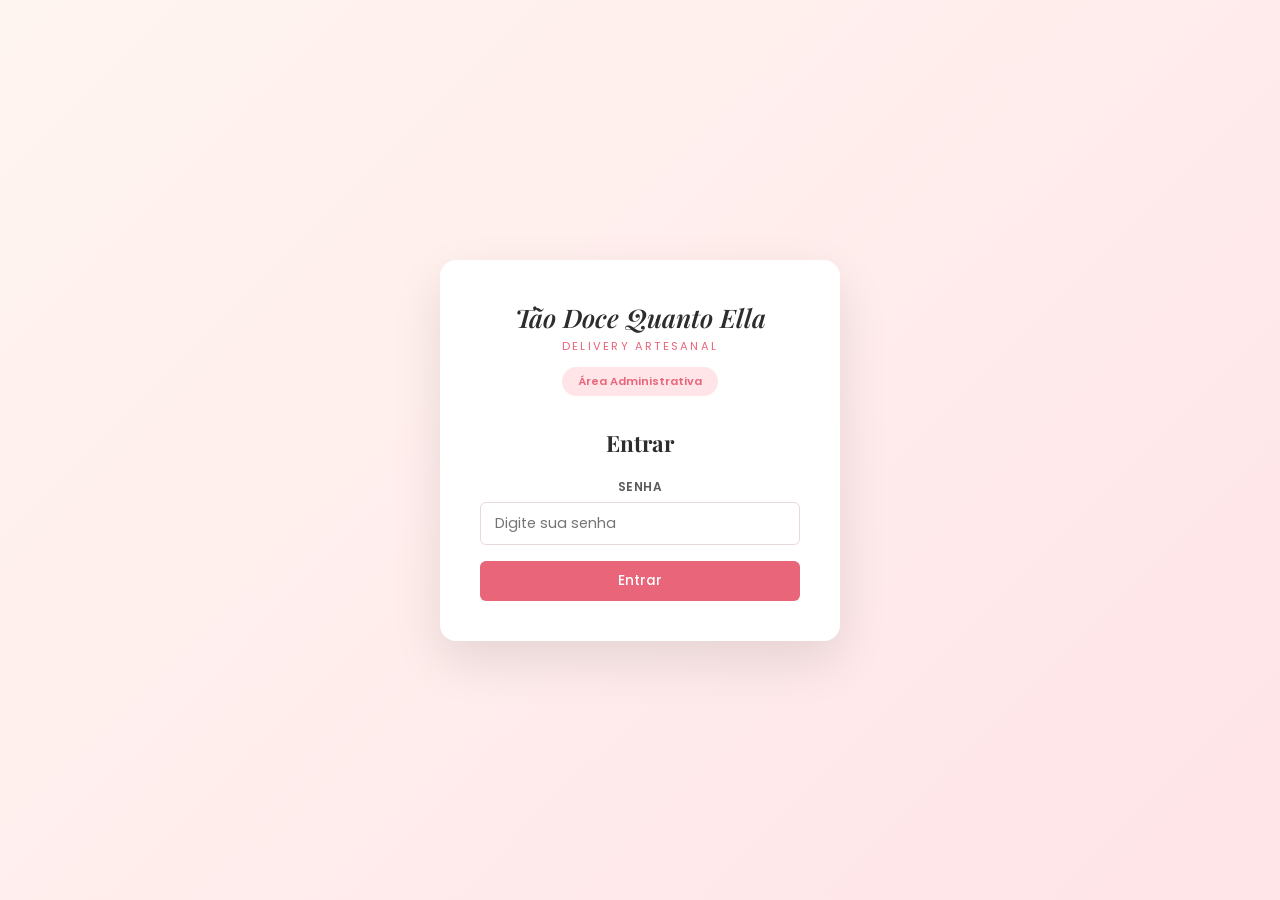
<file: admin.html>
<!DOCTYPE html>
<html lang="pt-BR">
<head>
  <meta charset="UTF-8">
  <meta name="viewport" content="width=device-width, initial-scale=1.0, user-scalable=yes">
  <title>Admin — Tão Doce Quanto Ella</title>
  <link rel="icon" type="image/png" href="/static/img/favicon.png">
  <link rel="preconnect" href="https://fonts.googleapis.com">
  <style>
    @import url('https://fonts.googleapis.com/css2?family=Playfair+Display:ital,wght@0,400;0,500;0,600;0,700;1,400;1,500&family=Poppins:wght@300;400;500;600&display=swap');

    :root {
      --rosa: #E8657A;
      --rosa-dark: #D44D63;
      --rosa-claro: #FFB8C5;
      --rosa-pale: #FFE4E8;
      --creme: #FFF5F0;
      --branco: #FFFFFF;
      --texto: #2D2D2D;
      --texto-sec: #5A5A5A;
      --borda: #E8D8D8;
      --sombra: rgba(232, 101, 122, 0.1);
      --ff-titulo: 'Playfair Display', Georgia, serif;
      --ff-corpo: 'Poppins', sans-serif;
      --r-sm: 6px;
      --r-md: 10px;
      --r-lg: 16px;
      --trans: 0.2s ease;
    }

    * { box-sizing: border-box; margin: 0; padding: 0; }
    body {
      font-family: var(--ff-corpo);
      background: var(--creme);
      color: var(--texto);
      overflow-x: hidden;
    }

    .btn {
      display: inline-flex;
      align-items: center;
      justify-content: center;
      gap: 8px;
      padding: 10px 20px;
      border-radius: var(--r-sm);
      font-family: var(--ff-corpo);
      font-size: 0.85rem;
      font-weight: 500;
      transition: var(--trans);
      cursor: pointer;
      border: none;
    }
    .btn-primary { background: var(--rosa); color: #fff; }
    .btn-primary:hover { background: var(--rosa-dark); transform: translateY(-1px); }
    .btn-outline { background: transparent; border: 1.5px solid var(--rosa); color: var(--rosa); }
    .btn-outline:hover { background: var(--rosa-pale); }
    .btn-ghost { background: transparent; color: var(--texto-sec); }
    .btn-ghost:hover { background: var(--rosa-pale); color: var(--rosa); }
    .btn-danger { background: #C0392B; color: #fff; }
    .btn-danger:hover { background: #A93226; }
    .btn-success { background: #27AE60; color: #fff; }
    .btn-success:hover { background: #219A52; }
    .btn-sm { padding: 6px 14px; font-size: 0.8rem; }
    .btn-block { width: 100%; }

    .form-group { margin-bottom: 16px; }
    .form-group label {
      display: block;
      font-size: 0.75rem;
      font-weight: 600;
      color: var(--texto-sec);
      margin-bottom: 6px;
      text-transform: uppercase;
      letter-spacing: 0.05em;
    }
    .form-group input,
    .form-group select,
    .form-group textarea {
      width: 100%;
      padding: 10px 14px;
      border: 1.5px solid var(--borda);
      border-radius: var(--r-sm);
      font-family: var(--ff-corpo);
      font-size: 0.9rem;
      transition: border-color var(--trans);
    }
    .form-group input:focus,
    .form-group select:focus,
    .form-group textarea:focus {
      outline: none;
      border-color: var(--rosa);
    }
    .form-row {
      display: grid;
      grid-template-columns: 1fr 1fr;
      gap: 16px;
    }

    #login-screen {
      position: fixed;
      top: 0; left: 0; right: 0; bottom: 0;
      background: linear-gradient(135deg, var(--creme) 0%, var(--rosa-pale) 100%);
      display: flex;
      align-items: center;
      justify-content: center;
      z-index: 2000;
    }
    .login-box {
      background: var(--branco);
      padding: 40px;
      border-radius: var(--r-lg);
      box-shadow: 0 20px 50px rgba(0,0,0,0.1);
      width: 100%;
      max-width: 400px;
      text-align: center;
    }
    .login-logo { margin-bottom: 32px; }
    .login-brand {
      font-family: var(--ff-titulo);
      font-size: 1.6rem;
      font-weight: 600;
      font-style: italic;
      color: var(--texto);
    }
    .login-sub {
      font-size: 0.7rem;
      letter-spacing: 0.2em;
      text-transform: uppercase;
      color: var(--rosa);
      margin-top: 4px;
    }
    .login-badge {
      display: inline-block;
      background: var(--rosa-pale);
      padding: 6px 16px;
      border-radius: 20px;
      font-size: 0.7rem;
      font-weight: 600;
      color: var(--rosa);
      margin-top: 12px;
    }
    .login-box h2 {
      font-family: var(--ff-titulo);
      font-size: 1.4rem;
      margin-bottom: 20px;
    }
    .login-error {
      background: #FEE2E2;
      color: #C0392B;
      padding: 10px;
      border-radius: var(--r-sm);
      font-size: 0.8rem;
      margin-bottom: 16px;
      display: none;
    }

    .app-layout {
      min-height: 100vh;
      display: none;
    }
    .app-layout.visible {
      display: flex;
    }

    .sidebar {
      width: 260px;
      background: var(--branco);
      border-right: 1px solid var(--borda);
      display: flex;
      flex-direction: column;
      position: fixed;
      top: 0;
      bottom: 0;
      left: 0;
      z-index: 100;
      transition: transform 0.3s ease;
    }
    .sidebar-logo {
      padding: 24px;
      border-bottom: 1px solid var(--borda);
    }
    .sidebar-brand {
      font-family: var(--ff-titulo);
      font-size: 1.2rem;
      font-weight: 600;
      font-style: italic;
    }
    .sidebar-sub {
      font-size: 0.6rem;
      letter-spacing: 0.15em;
      text-transform: uppercase;
      color: var(--rosa);
      margin-top: 4px;
    }
    .sidebar-badge {
      display: inline-block;
      background: var(--rosa-pale);
      padding: 3px 10px;
      border-radius: 12px;
      font-size: 0.65rem;
      font-weight: 600;
      color: var(--rosa);
      margin-top: 10px;
    }
    .sidebar-nav {
      flex: 1;
      padding: 20px 12px;
    }
    .nav-section {
      font-size: 0.7rem;
      font-weight: 600;
      text-transform: uppercase;
      letter-spacing: 0.1em;
      color: var(--texto-sec);
      padding: 8px 12px;
      margin-top: 8px;
    }
    .nav-item {
      display: flex;
      align-items: center;
      gap: 12px;
      padding: 10px 12px;
      margin: 4px 0;
      border-radius: var(--r-sm);
      cursor: pointer;
      transition: var(--trans);
      color: var(--texto-sec);
    }
    .nav-item:hover { background: var(--rosa-pale); color: var(--rosa); }
    .nav-item.active { background: var(--rosa); color: #fff; }
    .nav-icon { width: 18px; height: 18px; }
    .sidebar-footer {
      padding: 20px;
      border-top: 1px solid var(--borda);
    }
    .logout-btn {
      display: flex;
      align-items: center;
      gap: 8px;
      width: 100%;
      padding: 10px;
      background: transparent;
      border: 1px solid var(--borda);
      border-radius: var(--r-sm);
      font-size: 0.85rem;
      color: var(--texto-sec);
      cursor: pointer;
      transition: var(--trans);
    }
    .logout-btn:hover { background: #FEE2E2; border-color: #C0392B; color: #C0392B; }

    .main-content {
      flex: 1;
      margin-left: 260px;
    }
    .topbar {
      background: var(--branco);
      border-bottom: 1px solid var(--borda);
      padding: 16px 24px;
      position: sticky;
      top: 0;
      z-index: 99;
    }
    .topbar-left {
      display: flex;
      align-items: center;
      gap: 16px;
    }
    .mobile-menu-btn {
      display: none;
      background: none;
      border: none;
      cursor: pointer;
      padding: 4px;
    }
    .page-title {
      font-family: var(--ff-titulo);
      font-size: 1.3rem;
      font-weight: 600;
    }
    .page-content {
      padding: 24px;
    }

    .panel { display: none; }
    .panel.active { display: block; }

    .stats-grid {
      display: grid;
      grid-template-columns: repeat(auto-fit, minmax(240px, 1fr));
      gap: 20px;
      margin-bottom: 32px;
    }
    .stat-card {
      background: var(--branco);
      border: 1px solid var(--borda);
      border-radius: var(--r-lg);
      padding: 20px;
      display: flex;
      align-items: center;
      gap: 16px;
    }
    .stat-icon {
      width: 52px;
      height: 52px;
      background: var(--rosa-pale);
      border-radius: var(--r-md);
      display: flex;
      align-items: center;
      justify-content: center;
      color: var(--rosa);
    }
    .stat-icon.verde { background: #D5F5E3; color: #27AE60; }
    .stat-icon.cinza { background: #F0F0F0; color: #7F8C8D; }
    .stat-label { font-size: 0.75rem; color: var(--texto-sec); text-transform: uppercase; letter-spacing: 0.05em; }
    .stat-val { font-size: 1.8rem; font-weight: 700; color: var(--texto); line-height: 1; }

    .section-header {
      display: flex;
      justify-content: space-between;
      align-items: center;
      flex-wrap: wrap;
      gap: 16px;
      margin-bottom: 24px;
    }
    .section-header h2 {
      font-family: var(--ff-titulo);
      font-size: 1.4rem;
      font-weight: 600;
    }

    .table-wrap {
      background: var(--branco);
      border: 1px solid var(--borda);
      border-radius: var(--r-lg);
      overflow-x: auto;
    }
    table {
      width: 100%;
      border-collapse: collapse;
    }
    th, td {
      padding: 14px 12px;
      text-align: left;
      border-bottom: 1px solid var(--borda);
    }
    th {
      font-size: 0.75rem;
      font-weight: 600;
      text-transform: uppercase;
      letter-spacing: 0.05em;
      color: var(--texto-sec);
      background: var(--creme);
    }
    tr:hover { background: var(--rosa-pale); }
    .produto-thumb {
      width: 50px;
      height: 50px;
      border-radius: var(--r-sm);
      display: flex;
      align-items: center;
      justify-content: center;
      font-size: 1.8rem;
      background: var(--rosa-pale);
    }
    .produto-thumb img, .produto-thumb video {
      width: 100%;
      height: 100%;
      object-fit: cover;
      border-radius: var(--r-sm);
    }
    .badge {
      display: inline-block;
      padding: 4px 10px;
      border-radius: 20px;
      font-size: 0.7rem;
      font-weight: 600;
    }
    .badge-ativo { background: #D5F5E3; color: #27AE60; }
    .badge-inativo { background: #FEE2E2; color: #C0392B; }
    .badge-image { background: #D1E8FF; color: #2C6FB4; }
    .badge-video { background: #FFE0D1; color: #B45F2C; }
    .actions {
      display: flex;
      gap: 6px;
      flex-wrap: wrap;
    }

    .config-card {
      background: var(--branco);
      border: 1px solid var(--borda);
      border-radius: var(--r-lg);
      padding: 28px;
      max-width: 600px;
    }
    .config-card h3 {
      font-family: var(--ff-titulo);
      font-size: 1.1rem;
      margin-bottom: 20px;
    }

    /* ── MODAL FIX ── */
    .modal-overlay {
      position: fixed;
      top: 0; left: 0; right: 0; bottom: 0;
      background: rgba(0,0,0,0.5);
      display: flex;
      align-items: center;
      justify-content: center;
      z-index: 1000;
      opacity: 0;
      visibility: hidden;
      pointer-events: none;
      transition: opacity 0.2s ease, visibility 0.2s ease;
    }
    .modal-overlay.open {
      opacity: 1;
      visibility: visible;
      pointer-events: auto;
    }

    .modal {
      background: var(--branco);
      border-radius: var(--r-lg);
      width: 90%;
      max-width: 560px;
      max-height: 90vh;
      overflow-y: auto;
    }
    .modal-head {
      display: flex;
      justify-content: space-between;
      align-items: center;
      padding: 20px 24px;
      border-bottom: 1px solid var(--borda);
    }
    .modal-head h3 {
      font-family: var(--ff-titulo);
      font-size: 1.2rem;
    }
    .modal-close {
      background: none;
      border: none;
      cursor: pointer;
      padding: 4px;
      border-radius: 50%;
      display: flex;
      align-items: center;
      justify-content: center;
    }
    .modal-close:hover { background: var(--creme); }
    .modal-body { padding: 24px; }
    .modal-foot {
      padding: 16px 24px;
      border-top: 1px solid var(--borda);
      display: flex;
      justify-content: flex-end;
      gap: 12px;
    }

    .upload-area {
      border: 2px dashed var(--borda);
      border-radius: var(--r-md);
      padding: 24px;
      text-align: center;
      cursor: pointer;
      transition: var(--trans);
    }
    .upload-area:hover { border-color: var(--rosa); background: var(--rosa-pale); }
    .upload-icon { margin-bottom: 12px; }
    .upload-area input { display: none; }
    .upload-area p { font-size: 0.85rem; color: var(--texto-sec); }
    .upload-area small { font-size: 0.7rem; color: var(--texto-sec); }
    .img-preview-remove {
      position: absolute;
      top: -8px;
      right: -8px;
      background: #C0392B;
      border: none;
      border-radius: 50%;
      width: 24px;
      height: 24px;
      display: flex;
      align-items: center;
      justify-content: center;
      cursor: pointer;
      color: #fff;
    }
    .img-preview-remove:hover { background: #A93226; }

    .spinner {
      width: 30px;
      height: 30px;
      border: 3px solid var(--borda);
      border-top-color: var(--rosa);
      border-radius: 50%;
      animation: spin 0.8s linear infinite;
      margin: 0 auto;
    }
    @keyframes spin { to { transform: rotate(360deg); } }
    .loading-row td { text-align: center; padding: 40px; }

    #toast-container {
      position: fixed;
      bottom: 20px;
      right: 20px;
      z-index: 9999;
      display: flex;
      flex-direction: column;
      gap: 10px;
    }
    .toast {
      background: var(--texto);
      color: #fff;
      padding: 12px 20px;
      border-radius: var(--r-sm);
      font-size: 0.85rem;
      animation: slideInRight 0.3s ease, fadeOut 0.3s ease 2.7s forwards;
    }
    .toast.success { background: #27AE60; }
    .toast.error { background: #C0392B; }
    @keyframes slideInRight {
      from { transform: translateX(100px); opacity: 0; }
      to { transform: translateX(0); opacity: 1; }
    }
    @keyframes fadeOut {
      to { opacity: 0; pointer-events: none; }
    }

    /* Subcategorias section */
    .subcat-item {
      display: flex;
      align-items: center;
      gap: 8px;
      padding: 8px 12px;
      background: var(--creme);
      border-radius: var(--r-sm);
      margin-bottom: 8px;
    }
    .subcat-name {
      flex: 1;
      font-size: 0.9rem;
    }
    .subcat-actions {
      display: flex;
      gap: 4px;
    }
    .subcat-badge {
      display: inline-block;
      padding: 2px 8px;
      border-radius: 12px;
      font-size: 0.7rem;
      background: var(--rosa-pale);
      color: var(--rosa);
      margin-right: 4px;
    }

    @media (max-width: 768px) {
      .sidebar {
        transform: translateX(-100%);
        width: 260px;
      }
      .sidebar.open { transform: translateX(0); }
      .main-content { margin-left: 0; }
      .mobile-menu-btn { display: block; }
      .stats-grid { grid-template-columns: 1fr; }
      .form-row { grid-template-columns: 1fr; gap: 12px; }
      .actions { flex-direction: column; }
    }

    @media (max-width: 480px) {
      .page-content { padding: 16px; }
      .section-header { flex-direction: column; align-items: flex-start; }
      .stat-val { font-size: 1.4rem; }
      th, td { padding: 10px 8px; font-size: 0.8rem; }
    }
  </style>
</head>
<body>

<div id="login-screen">
  <div class="login-box">
    <div class="login-logo">
      <div class="login-brand">Tão Doce Quanto Ella</div>
      <div class="login-sub">Delivery Artesanal</div>
      <div class="login-badge">Área Administrativa</div>
    </div>
    <h2>Entrar</h2>
    <div id="login-error" class="login-error"></div>
    <div class="form-group">
      <label for="login-pw">Senha</label>
      <input type="password" id="login-pw" placeholder="Digite sua senha" autocomplete="current-password">
    </div>
    <button id="btn-login" class="btn btn-primary btn-block">Entrar</button>
  </div>
</div>

<div id="app" class="app-layout">
  <aside class="sidebar" id="sidebar">
    <div class="sidebar-logo">
      <div class="sidebar-brand">Tão Doce Quanto Ella</div>
      <div class="sidebar-sub">Delivery Artesanal</div>
      <div class="sidebar-badge">Admin</div>
    </div>
    <nav class="sidebar-nav">
      <div class="nav-section">Menu</div>
      <div class="nav-item active" data-panel="dashboard">
        <svg class="nav-icon" width="18" height="18" viewBox="0 0 24 24" fill="none" stroke="currentColor" stroke-width="1.8">
          <rect x="3" y="3" width="7" height="7"/>
          <rect x="14" y="3" width="7" height="7"/>
          <rect x="3" y="14" width="7" height="7"/>
          <rect x="14" y="14" width="7" height="7"/>
        </svg>
        Dashboard
      </div>
      <div class="nav-item" data-panel="produtos">
        <svg class="nav-icon" width="18" height="18" viewBox="0 0 24 24" fill="none" stroke="currentColor" stroke-width="1.8">
          <circle cx="9" cy="21" r="1"/>
          <circle cx="20" cy="21" r="1"/>
          <path d="M1 1h4l2.68 13.39a2 2 0 0 0 2 1.61h9.72a2 2 0 0 0 2-1.61L23 6H6"/>
        </svg>
        Produtos
      </div>
      <div class="nav-item" data-panel="subcategorias">
        <svg class="nav-icon" width="18" height="18" viewBox="0 0 24 24" fill="none" stroke="currentColor" stroke-width="1.8">
          <path d="M20 7h-8.5L10 4H4a2 2 0 0 0-2 2v12a2 2 0 0 0 2 2h16a2 2 0 0 0 2-2V9a2 2 0 0 0-2-2z"/>
          <line x1="16" y1="11" x2="16" y2="17"/>
          <line x1="13" y1="14" x2="19" y2="14"/>
        </svg>
        Subcategorias
      </div>
      <div class="nav-item" data-panel="configuracoes">
        <svg class="nav-icon" width="18" height="18" viewBox="0 0 24 24" fill="none" stroke="currentColor" stroke-width="1.8">
          <path d="M12 15a3 3 0 1 0 0-6 3 3 0 0 0 0 6z"/>
          <path d="M19.4 15a1.65 1.65 0 0 0 .33 1.82l.06.06a2 2 0 0 1 0 2.83 2 2 0 0 1-2.83 0l-.06-.06a1.65 1.65 0 0 0-1.82-.33 1.65 1.65 0 0 0-1 1.51V21a2 2 0 0 1-2 2 2 2 0 0 1-2-2v-.09A1.65 1.65 0 0 0 9 19.4a1.65 1.65 0 0 0-1.82.33l-.06.06a2 2 0 0 1-2.83 0 2 2 0 0 1 0-2.83l.06-.06a1.65 1.65 0 0 0 .33-1.82 1.65 1.65 0 0 0-1.51-1H3a2 2 0 0 1-2-2 2 2 0 0 1 2-2h.09A1.65 1.65 0 0 0 4.6 9a1.65 1.65 0 0 0-.33-1.82l-.06-.06a2 2 0 0 1 0-2.83 2 2 0 0 1 2.83 0l.06.06a1.65 1.65 0 0 0 1.82.33H9a1.65 1.65 0 0 0 1-1.51V3a2 2 0 0 1 2-2 2 2 0 0 1 2 2v.09a1.65 1.65 0 0 0 1 1.51 1.65 1.65 0 0 0 1.82-.33l.06-.06a2 2 0 0 1 2.83 0 2 2 0 0 1 0 2.83l-.06.06a1.65 1.65 0 0 0-.33 1.82V9a1.65 1.65 0 0 0 1.51 1H21a2 2 0 0 1 2 2 2 2 0 0 1-2 2h-.09a1.65 1.65 0 0 0-1.51 1z"/>
        </svg>
        Configurações
      </div>
      <div class="nav-section" style="margin-top:16px">Site</div>
      <div class="nav-item" onclick="window.open('/', '_blank')">
        <svg class="nav-icon" width="18" height="18" viewBox="0 0 24 24" fill="none" stroke="currentColor" stroke-width="1.8">
          <path d="M18 13v6a2 2 0 0 1-2 2H5a2 2 0 0 1-2-2V8a2 2 0 0 1 2-2h6"/>
          <polyline points="15 3 21 3 21 9"/>
          <line x1="10" y1="14" x2="21" y2="3"/>
        </svg>
        Ver site
      </div>
    </nav>
    <div class="sidebar-footer">
      <button class="logout-btn" id="btn-logout">
        <svg width="16" height="16" viewBox="0 0 24 24" fill="none" stroke="currentColor" stroke-width="1.8">
          <path d="M9 21H5a2 2 0 0 1-2-2V5a2 2 0 0 1 2-2h4"/>
          <polyline points="16 17 21 12 16 7"/>
          <line x1="21" y1="12" x2="9" y2="12"/>
        </svg>
        Sair
      </button>
    </div>
  </aside>

  <div class="main-content">
    <div class="topbar">
      <div class="topbar-left">
        <button class="mobile-menu-btn" id="mobile-menu-btn">
          <svg width="20" height="20" viewBox="0 0 24 24" fill="none" stroke="currentColor" stroke-width="2">
            <line x1="3" y1="12" x2="21" y2="12"/>
            <line x1="3" y1="6" x2="21" y2="6"/>
            <line x1="3" y1="18" x2="21" y2="18"/>
          </svg>
        </button>
        <h1 class="page-title" id="page-title">Dashboard</h1>
      </div>
    </div>

    <div class="page-content">
      <div class="panel active" id="panel-dashboard">
        <div class="stats-grid">
          <div class="stat-card">
            <div class="stat-icon">
              <svg width="28" height="28" viewBox="0 0 24 24" fill="none" stroke="currentColor" stroke-width="1.5">
                <circle cx="9" cy="21" r="1"/>
                <circle cx="20" cy="21" r="1"/>
                <path d="M1 1h4l2.68 13.39a2 2 0 0 0 2 1.61h9.72a2 2 0 0 0 2-1.61L23 6H6"/>
              </svg>
            </div>
            <div>
              <div class="stat-label">Total de Produtos</div>
              <div class="stat-val" id="stat-total">—</div>
            </div>
          </div>
          <div class="stat-card">
            <div class="stat-icon verde">
              <svg width="28" height="28" viewBox="0 0 24 24" fill="none" stroke="currentColor" stroke-width="1.5">
                <polyline points="20 6 9 17 4 12"/>
              </svg>
            </div>
            <div>
              <div class="stat-label">Produtos Ativos</div>
              <div class="stat-val" id="stat-ativos">—</div>
            </div>
          </div>
          <div class="stat-card">
            <div class="stat-icon cinza">
              <svg width="28" height="28" viewBox="0 0 24 24" fill="none" stroke="currentColor" stroke-width="1.5">
                <circle cx="12" cy="12" r="10"/>
                <line x1="12" y1="8" x2="12" y2="12"/>
                <line x1="12" y1="16" x2="12.01" y2="16"/>
              </svg>
            </div>
            <div>
              <div class="stat-label">Produtos Inativos</div>
              <div class="stat-val" id="stat-inativos">—</div>
            </div>
          </div>
        </div>
        <div style="background:var(--branco);border:1px solid var(--borda);border-radius:var(--r-lg);padding:28px;max-width:640px">
          <h3 style="font-family:var(--ff-titulo);font-size:1.1rem;margin-bottom:12px">Bem-vinda ao painel</h3>
          <p style="font-size:0.9rem;color:var(--texto-sec);line-height:1.7">
            Aqui você gerencia todos os produtos da <strong>Tão Doce Quanto Ella</strong>.
            Cadastre novos doces, edite preços, ative ou desative itens do cardápio
            e configure as informações da loja que aparecem no site.
          </p>
          <div style="margin-top:20px;display:flex;gap:12px;flex-wrap:wrap">
            <button class="btn btn-primary btn-sm" onclick="navTo('produtos')">Ver produtos</button>
            <button class="btn btn-outline btn-sm" onclick="navTo('configuracoes')">Configurações</button>
          </div>
        </div>
      </div>

      <div class="panel" id="panel-produtos">
        <div class="section-header">
          <h2>Produtos</h2>
          <button class="btn btn-primary btn-sm" id="btn-novo-produto">+ Novo produto</button>
        </div>
        <div class="table-wrap">
          <table>
            <thead>
              <tr>
                <th style="width:60px">Mídia</th>
                <th>Nome</th>
                <th>Categoria</th>
                <th>Subcategorias</th>
                <th>Preço</th>
                <th>Tipo</th>
                <th>Status</th>
                <th style="width:180px">Ações</th>
              </tr>
            </thead>
            <tbody id="produtos-tbody">
              <tr class="loading-row">
                <td colspan="8"><div class="spinner"></div><p>Carregando…</p></td>
              </tr>
            </tbody>
          </table>
        </div>
      </div>

      <div class="panel" id="panel-subcategorias">
        <div class="section-header">
          <h2>Subcategorias</h2>
          <button class="btn btn-primary btn-sm" id="btn-nova-subcat">+ Nova subcategoria</button>
        </div>
        <div class="table-wrap">
          <table>
            <thead>
              <tr>
                <th>ID</th>
                <th>Nome</th>
                <th>Data de criação</th>
                <th style="width:100px">Ações</th>
              </tr>
            </thead>
            <tbody id="subcategorias-tbody">
              <tr class="loading-row">
                <td colspan="4"><div class="spinner"></div><p>Carregando…</p></td>
              </tr>
            </tbody>
          </table>
        </div>
      </div>

      <div class="panel" id="panel-configuracoes">
        <div class="section-header">
          <h2>Configurações da loja</h2>
        </div>
        <div class="config-card">
          <h3>Informações de contato</h3>
          <div class="form-row">
            <div class="form-group">
              <label>WhatsApp (com DDI e DDD)</label>
              <input type="text" id="c-whatsapp" placeholder="5511999999999">
            </div>
            <div class="form-group">
              <label>Instagram</label>
              <input type="text" id="c-instagram" placeholder="@taodocequeella">
            </div>
          </div>
          <div class="form-group">
            <label>Mensagem de entrega</label>
            <input type="text" id="c-endereco" placeholder="Entregamos em toda a região">
          </div>
          <div class="form-group">
            <label>Horário de funcionamento</label>
            <input type="text" id="c-horario" placeholder="Seg a Sex: 9h–18h | Sáb: 9h–14h">
          </div>
          <button class="btn btn-primary btn-sm" id="btn-salvar-config">Salvar configurações</button>
        </div>
      </div>
    </div>
  </div>
</div>

<!-- Modal: Produto -->
<div class="modal-overlay" id="modal-produto">
  <div class="modal">
    <div class="modal-head">
      <h3 id="modal-produto-titulo">Novo Produto</h3>
      <button class="modal-close" id="close-modal-produto">
        <svg width="18" height="18" viewBox="0 0 24 24" fill="none" stroke="currentColor" stroke-width="2">
          <line x1="18" y1="6" x2="6" y2="18"/>
          <line x1="6" y1="6" x2="18" y2="18"/>
        </svg>
      </button>
    </div>
    <div class="modal-body">
      <form id="form-produto" onsubmit="return false">
        <input type="hidden" id="f-id" value="">
        <div class="form-group">
          <label>Nome *</label>
          <input type="text" id="f-nome" placeholder="Ex: Brigadeiro Gourmet" required>
        </div>
        <div class="form-group">
          <label>Descrição</label>
          <textarea id="f-descricao" rows="3" placeholder="Descreva os ingredientes e diferenciais…"></textarea>
        </div>
        <div class="form-row">
          <div class="form-group">
            <label>Preço (R$) *</label>
            <input type="number" id="f-preco" step="0.01" min="0" placeholder="0,00" required>
          </div>
          <div class="form-group">
            <label>Categoria Principal *</label>
            <select id="f-categoria">
              <option value="Docinhos">Docinhos</option>
              <option value="Brownies">Brownies</option>
              <option value="Cookies">Cookies</option>
              <option value="Casadinhos">Casadinhos</option>
              <option value="Bebidas">Bebidas</option>
              <option value="Salgados">Salgados</option>
              <option value="Tortas">Tortas</option>
              <option value="Bolos">Bolos</option>
              <option value="Pudim">Pudim</option>
              <option value="Palha italiana">Palha italiana</option>
              <option value="Cones">Cones</option>
            </select>
          </div>
        </div>
        <div class="form-group">
          <label>Subcategorias</label>
          <div id="subcategorias-checkboxes" style="display:flex;flex-wrap:wrap;gap:8px;"></div>
        </div>
        <div class="form-row">
          <div class="form-group">
            <label>Tipo de mídia</label>
            <select id="f-tipo-media">
              <option value="image">Imagem</option>
              <option value="video">Vídeo</option>
            </select>
          </div>
          <div class="form-group">
            <label>Status</label>
            <select id="f-ativo">
              <option value="1">Ativo (visível no site)</option>
              <option value="0">Inativo (oculto)</option>
            </select>
          </div>
        </div>
        <div class="form-group">
          <label>Arquivo (imagem ou vídeo)</label>
          <div class="upload-area" id="upload-area">
            <input type="file" id="upload-input" accept=".jpg,.jpeg,.png,.webp,.mp4,.webm,.mov">
            <div class="upload-icon">
              <svg width="32" height="32" viewBox="0 0 24 24" fill="none" stroke="currentColor" stroke-width="1.5">
                <rect x="3" y="3" width="18" height="18" rx="2" ry="2"/>
                <circle cx="8.5" cy="8.5" r="1.5"/>
                <polyline points="21 15 16 10 5 21"/>
              </svg>
            </div>
            <p>Clique ou arraste uma imagem/vídeo aqui</p>
            <small>JPG, PNG, WEBP, MP4, WEBM, MOV — máx. 10MB</small>
          </div>
          <div id="preview-wrap" style="display:none;margin-top:12px;position:relative">
            <div id="preview-media"></div>
            <button type="button" class="img-preview-remove" onclick="removePreview()">
              <svg width="16" height="16" viewBox="0 0 24 24" fill="none" stroke="currentColor" stroke-width="2">
                <line x1="18" y1="6" x2="6" y2="18"/>
                <line x1="6" y1="6" x2="18" y2="18"/>
              </svg>
            </button>
          </div>
        </div>
      </form>
    </div>
    <div class="modal-foot">
      <button class="btn btn-ghost" id="btn-cancelar-produto">Cancelar</button>
      <button class="btn btn-primary" id="btn-salvar-produto">Salvar produto</button>
    </div>
  </div>
</div>

<!-- Modal: Subcategoria -->
<div class="modal-overlay" id="modal-subcategoria">
  <div class="modal" style="max-width:420px">
    <div class="modal-head">
      <h3 id="modal-subcat-titulo">Nova Subcategoria</h3>
      <button class="modal-close" id="close-modal-subcat">
        <svg width="18" height="18" viewBox="0 0 24 24" fill="none" stroke="currentColor" stroke-width="2">
          <line x1="18" y1="6" x2="6" y2="18"/>
          <line x1="6" y1="6" x2="18" y2="18"/>
        </svg>
      </button>
    </div>
    <div class="modal-body">
      <input type="hidden" id="subcat-id">
      <div class="form-group">
        <label>Nome da subcategoria *</label>
        <input type="text" id="subcat-nome" placeholder="Ex: Premium, Dia dos Namorados" required>
      </div>
    </div>
    <div class="modal-foot">
      <button class="btn btn-ghost" id="btn-cancelar-subcat">Cancelar</button>
      <button class="btn btn-primary" id="btn-salvar-subcat">Salvar</button>
    </div>
  </div>
</div>

<!-- Modal: Confirmação de exclusão -->
<div class="modal-overlay" id="modal-confirm">
  <div class="modal" style="max-width:420px">
    <div class="modal-head">
      <h3>Confirmar exclusão</h3>
      <button class="modal-close" id="close-modal-confirm">
        <svg width="18" height="18" viewBox="0 0 24 24" fill="none" stroke="currentColor" stroke-width="2">
          <line x1="18" y1="6" x2="6" y2="18"/>
          <line x1="6" y1="6" x2="18" y2="18"/>
        </svg>
      </button>
    </div>
    <div class="modal-body">
      <p style="color:var(--texto-sec);font-size:0.9rem">
        Tem certeza que deseja excluir <strong id="confirm-nome"></strong>?
        Esta ação não pode ser desfeita.
      </p>
    </div>
    <div class="modal-foot">
      <button class="btn btn-ghost" id="btn-cancelar-excluir">Cancelar</button>
      <button class="btn btn-danger" id="btn-confirmar-excluir">Sim, excluir</button>
    </div>
  </div>
</div>

<div id="toast-container"></div>

<script>
  (function() {
    const API = 'https://banco.pythonanywhere.com';
    let authToken = sessionStorage.getItem('admin_token') || '';
    let produtos = [];
    let subcategorias = [];
    let editingId = null;
    let editingSubcatId = null;
    let uploadFile = null;
    let deleteTargetId = null;
    let deleteType = null;

    function toast(msg, type = '') {
      const container = document.getElementById('toast-container');
      if (!container) return;
      const el = document.createElement('div');
      el.className = `toast ${type}`;
      el.innerHTML = msg;
      container.appendChild(el);
      setTimeout(() => el.remove(), 3500);
    }

    function authHeaders() {
      return { 'X-Admin-Password': authToken };
    }

    async function doLogin() {
      const pw = document.getElementById('login-pw').value;
      const errEl = document.getElementById('login-error');
      errEl.style.display = 'none';

      try {
        const r = await fetch(`${API}/api/auth/login`, {
          method: 'POST',
          headers: { 'Content-Type': 'application/json' },
          body: JSON.stringify({ password: pw })
        });
        const data = await r.json();
        if (r.ok && data.success) {
          authToken = data.token;
          sessionStorage.setItem('admin_token', authToken);
          showApp();
        } else {
          errEl.textContent = data.error || 'Senha incorreta.';
          errEl.style.display = 'block';
        }
      } catch {
        errEl.textContent = 'Erro de conexão. Verifique o servidor.';
        errEl.style.display = 'block';
      }
    }

    function doLogout() {
      authToken = '';
      sessionStorage.removeItem('admin_token');
      document.getElementById('app').classList.remove('visible');
      document.getElementById('login-screen').style.display = 'flex';
      const loginPw = document.getElementById('login-pw');
      if (loginPw) loginPw.value = '';
    }

    function showApp() {
      document.getElementById('login-screen').style.display = 'none';
      document.getElementById('app').classList.add('visible');
      loadDashboard();
      loadProdutos();
      loadSubcategorias();
      loadConfig();
    }

    window.navTo = function(panel) {
      document.querySelectorAll('.panel').forEach(p => p.classList.remove('active'));
      document.querySelectorAll('.nav-item').forEach(n => n.classList.remove('active'));

      const panelEl = document.getElementById(`panel-${panel}`);
      if (panelEl) panelEl.classList.add('active');
      const navItem = document.querySelector(`.nav-item[data-panel="${panel}"]`);
      if (navItem) navItem.classList.add('active');

      const titles = { dashboard: 'Dashboard', produtos: 'Produtos', subcategorias: 'Subcategorias', configuracoes: 'Configurações' };
      const pageTitle = document.getElementById('page-title');
      if (pageTitle) pageTitle.textContent = titles[panel] || '';

      const sidebar = document.getElementById('sidebar');
      if (sidebar && window.innerWidth <= 768) sidebar.classList.remove('open');

      if (panel === 'dashboard') loadDashboard();
      if (panel === 'produtos') loadProdutos();
      if (panel === 'subcategorias') loadSubcategorias();
      if (panel === 'configuracoes') loadConfig();
    };

    async function loadDashboard() {
      try {
        const r = await fetch(`${API}/api/stats`, { headers: authHeaders() });
        if (!r.ok) throw new Error();
        const data = await r.json();
        const statTotal = document.getElementById('stat-total');
        const statAtivos = document.getElementById('stat-ativos');
        const statInativos = document.getElementById('stat-inativos');
        if (statTotal) statTotal.textContent = data.total || 0;
        if (statAtivos) statAtivos.textContent = data.ativos || 0;
        if (statInativos) statInativos.textContent = data.inativos || 0;
      } catch {
        toast('Erro ao carregar estatísticas.', 'error');
      }
    }

    async function loadSubcategorias() {
      const tbody = document.getElementById('subcategorias-tbody');
      if (!tbody) return;
      tbody.innerHTML = `<tr class="loading-row"><td colspan="4"><div class="spinner"></div><p>Carregando…</p></td></tr>`;

      try {
        const r = await fetch(`${API}/api/subcategorias`, { headers: authHeaders() });
        if (!r.ok) throw new Error();
        subcategorias = await r.json();
        renderSubcategoriasTabela();
      } catch {
        tbody.innerHTML = `<tr><td colspan="4" style="text-align:center;padding:32px;color:var(--texto-sec)">Erro ao carregar subcategorias.</td></tr>`;
        toast('Erro ao carregar subcategorias.', 'error');
      }
    }

    function renderSubcategoriasTabela() {
      const tbody = document.getElementById('subcategorias-tbody');
      if (!tbody) return;

      if (!subcategorias.length) {
        tbody.innerHTML = `<tr><td colspan="4" style="text-align:center;padding:40px;color:var(--texto-sec)">Nenhuma subcategoria cadastrada.</td></tr>`;
        return;
      }

      tbody.innerHTML = subcategorias.map(sc => `
        <tr>
          <td>${sc.id}</td>
          <td><strong>${escapeHtml(sc.nome)}</strong></td>
          <td>${sc.created_at || '-'}</td>
          <td>
            <div class="actions">
              <button class="btn btn-sm btn-outline" onclick="editarSubcategoria(${sc.id})">Editar</button>
              <button class="btn btn-sm btn-danger" onclick="confirmarExcluirSubcategoria(${sc.id})">Excluir</button>
            </div>
          </td>
        </tr>
      `).join('');
    }

    function loadSubcategoriasCheckboxes(selectedIds = []) {
      const container = document.getElementById('subcategorias-checkboxes');
      if (!container) return;
      
      if (!subcategorias.length) {
        container.innerHTML = '<p style="color:var(--texto-sec);font-size:0.8rem;">Nenhuma subcategoria cadastrada. Crie uma em "Subcategorias".</p>';
        return;
      }
      
      container.innerHTML = subcategorias.map(sc => `
        <label style="display:flex;align-items:center;gap:6px;background:var(--creme);padding:6px 12px;border-radius:20px;">
          <input type="checkbox" name="subcategorias" value="${sc.id}" ${selectedIds.includes(sc.id) ? 'checked' : ''}>
          <span style="font-size:0.85rem;">${escapeHtml(sc.nome)}</span>
        </label>
      `).join('');
    }

    async function loadProdutos() {
      const tbody = document.getElementById('produtos-tbody');
      if (!tbody) return;
      tbody.innerHTML = `<tr class="loading-row"><td colspan="8"><div class="spinner"></div><p>Carregando…</p></td></tr>`;

      try {
        const r = await fetch(`${API}/api/produtos`, { headers: authHeaders() });
        if (!r.ok) throw new Error();
        produtos = await r.json();
        renderTabela();
      } catch {
        tbody.innerHTML = `<tr><td colspan="8" style="text-align:center;padding:32px;color:var(--texto-sec)">Erro ao carregar produtos.</td></tr>`;
        toast('Erro ao carregar produtos.', 'error');
      }
    }

    function getIconForCategory(cat = '') {
      const map = {
        'Brownies': '🍫', 'Cookies': '🍪', 'Casadinhos': '💑', 'Bebidas': '🥤',
        'Salgados': '🥟', 'Tortas': '🥧', 'Bolos': '🎂', 'Pudim': '🍮',
        'Palha italiana': '🍬', 'Cones': '🍦', 'Docinhos': '🍭'
      };
      return map[cat] || '🍰';
    }

    function escapeHtml(str) {
      if (!str) return '';
      return str.replace(/[&<>"']/g, function(m) {
        return { '&':'&amp;', '<':'&lt;', '>':'&gt;', '"':'&quot;', "'":'&#39;' }[m];
      });
    }

    function renderMediaPreview(mediaPath, tipoMedia) {
      if (!mediaPath) return '<div class="produto-thumb">📷</div>';
      const fullUrl = `${API}/uploads/${mediaPath}`;
      if (tipoMedia === 'video') {
        return `<div class="produto-thumb"><video src="${fullUrl}" muted loop playsinline style="width:100%;height:100%;object-fit:cover;"></video></div>`;
      } else {
        return `<div class="produto-thumb"><img src="${fullUrl}" alt="" onerror="this.parentElement.innerHTML='${getIconForCategory('')}'"></div>`;
      }
    }

    function renderTabela() {
      const tbody = document.getElementById('produtos-tbody');
      if (!tbody) return;

      if (!produtos.length) {
        tbody.innerHTML = `<tr><td colspan="8" style="text-align:center;padding:40px;color:var(--texto-sec)">Nenhum produto cadastrado.</td></tr>`;
        return;
      }

      tbody.innerHTML = produtos.map(p => {
        const subcatNames = (p.subcategorias || []).map(sc => `<span class="subcat-badge">${escapeHtml(sc.nome)}</span>`).join('');
        const tipoMedia = p.tipo_media || 'image';
        return `
          <tr>
            <td>${renderMediaPreview(p.imagem, tipoMedia)}</td>
            <td><strong>${escapeHtml(p.nome)}</strong></td>
            <td>${escapeHtml(p.categoria)}</td>
            <td>${subcatNames || '-'}</td>
            <td>R$ ${Number(p.preco).toFixed(2).replace('.', ',')}</td>
            <td><span class="badge ${tipoMedia === 'video' ? 'badge-video' : 'badge-image'}">${tipoMedia === 'video' ? 'Vídeo' : 'Imagem'}</span></td>
            <td><span class="badge badge-${p.ativo ? 'ativo' : 'inativo'}">${p.ativo ? 'Ativo' : 'Inativo'}</span></td>
            <td>
              <div class="actions">
                <button class="btn btn-sm btn-outline" onclick="abrirEditar(${p.id})">Editar</button>
                <button class="btn btn-sm ${p.ativo ? 'btn-ghost' : 'btn-success'}" onclick="toggleProduto(${p.id})">${p.ativo ? 'Desativar' : 'Ativar'}</button>
                <button class="btn btn-sm btn-danger" onclick="confirmarExcluirProduto(${p.id})">Excluir</button>
              </div>
            </td>
          </tr>
        `;
      }).join('');
    }

    function abrirModal(id) {
      const modal = document.getElementById(id);
      if (modal) {
        modal.classList.add('open');
        document.body.style.overflow = 'hidden';
      }
    }

    function fecharModal(id) {
      const modal = document.getElementById(id);
      if (modal) {
        modal.classList.remove('open');
        document.body.style.overflow = '';
      }
    }

    window.abrirNovoProduto = function() {
      editingId = null;
      uploadFile = null;
      const titulo = document.getElementById('modal-produto-titulo');
      if (titulo) titulo.textContent = 'Novo Produto';
      const form = document.getElementById('form-produto');
      if (form) form.reset();
      const fId = document.getElementById('f-id');
      if (fId) fId.value = '';
      document.getElementById('f-tipo-media').value = 'image';
      loadSubcategoriasCheckboxes([]);
      const previewWrap = document.getElementById('preview-wrap');
      if (previewWrap) previewWrap.style.display = 'none';
      const previewMedia = document.getElementById('preview-media');
      if (previewMedia) previewMedia.innerHTML = '';
      abrirModal('modal-produto');
    };

    window.abrirEditar = function(id) {
      const p = produtos.find(x => x.id === id);
      if (!p) return;
      editingId = id;
      uploadFile = null;
      const titulo = document.getElementById('modal-produto-titulo');
      if (titulo) titulo.textContent = 'Editar Produto';
      const fId = document.getElementById('f-id');
      if (fId) fId.value = p.id;
      const fNome = document.getElementById('f-nome');
      if (fNome) fNome.value = p.nome;
      const fDescricao = document.getElementById('f-descricao');
      if (fDescricao) fDescricao.value = p.descricao || '';
      const fPreco = document.getElementById('f-preco');
      if (fPreco) fPreco.value = Number(p.preco).toFixed(2);
      const fCategoria = document.getElementById('f-categoria');
      if (fCategoria) fCategoria.value = p.categoria;
      const fTipoMedia = document.getElementById('f-tipo-media');
      if (fTipoMedia) fTipoMedia.value = p.tipo_media || 'image';
      const fAtivo = document.getElementById('f-ativo');
      if (fAtivo) fAtivo.value = p.ativo;
      
      const subcatIds = (p.subcategorias || []).map(sc => sc.id);
      loadSubcategoriasCheckboxes(subcatIds);

      const previewWrap = document.getElementById('preview-wrap');
      const previewMedia = document.getElementById('preview-media');
      if (p.imagem) {
        const fullUrl = `${API}/uploads/${p.imagem}`;
        if (p.tipo_media === 'video') {
          previewMedia.innerHTML = `<video src="${fullUrl}" controls style="max-height:180px;border-radius:8px;border:1px solid var(--borda)"></video>`;
        } else {
          previewMedia.innerHTML = `<img src="${fullUrl}" alt="Preview" style="max-height:180px;border-radius:8px;border:1px solid var(--borda)">`;
        }
        previewWrap.style.display = 'block';
      } else {
        previewWrap.style.display = 'none';
        previewMedia.innerHTML = '';
      }
      abrirModal('modal-produto');
    };

    async function salvarProduto() {
      const nome = document.getElementById('f-nome').value.trim();
      const descricao = document.getElementById('f-descricao').value.trim();
      const preco = document.getElementById('f-preco').value;
      const categoria = document.getElementById('f-categoria').value;
      const tipo_media = document.getElementById('f-tipo-media').value;
      const ativo = document.getElementById('f-ativo').value;

      if (!nome || !preco) {
        toast('Nome e preço são obrigatórios.', 'error');
        return;
      }

      const fd = new FormData();
      fd.append('nome', nome);
      fd.append('descricao', descricao);
      fd.append('preco', preco);
      fd.append('categoria', categoria);
      fd.append('tipo_media', tipo_media);
      fd.append('ativo', ativo);
      if (uploadFile) fd.append('imagem', uploadFile);
      
      const checkboxes = document.querySelectorAll('input[name="subcategorias"]:checked');
      checkboxes.forEach(cb => fd.append('subcategorias', cb.value));

      const url = editingId ? `${API}/api/produtos/${editingId}` : `${API}/api/produtos`;
      const method = editingId ? 'PUT' : 'POST';

      try {
        const r = await fetch(url, { method, headers: authHeaders(), body: fd });
        if (!r.ok) {
          const e = await r.json();
          throw new Error(e.error || 'Erro');
        }
        fecharModal('modal-produto');
        toast(editingId ? 'Produto atualizado!' : 'Produto criado!', 'success');
        loadProdutos();
        loadDashboard();
      } catch (err) {
        toast(err.message, 'error');
      }
    }

    window.toggleProduto = async function(id) {
      try {
        const r = await fetch(`${API}/api/produtos/${id}/toggle`, {
          method: 'POST',
          headers: authHeaders()
        });
        if (!r.ok) throw new Error();
        const data = await r.json();
        const p = produtos.find(x => x.id === id);
        if (p) p.ativo = data.ativo;
        renderTabela();
        loadDashboard();
        toast(data.ativo ? 'Produto ativado.' : 'Produto desativado.', 'success');
      } catch {
        toast('Erro ao atualizar produto.', 'error');
      }
    };

    window.confirmarExcluirProduto = function(id) {
      const p = produtos.find(x => x.id === id);
      if (!p) {
        toast('Produto não encontrado.', 'error');
        return;
      }
      deleteTargetId = id;
      deleteType = 'produto';
      const confirmNome = document.getElementById('confirm-nome');
      if (confirmNome) confirmNome.textContent = p.nome;
      abrirModal('modal-confirm');
    };

    window.confirmarExcluirSubcategoria = function(id) {
      const sc = subcategorias.find(x => x.id === id);
      if (!sc) {
        toast('Subcategoria não encontrada.', 'error');
        return;
      }
      deleteTargetId = id;
      deleteType = 'subcategoria';
      const confirmNome = document.getElementById('confirm-nome');
      if (confirmNome) confirmNome.textContent = sc.nome;
      abrirModal('modal-confirm');
    };

    async function excluirConfirmado() {
      if (!deleteTargetId) return;
      
      try {
        if (deleteType === 'produto') {
          const r = await fetch(`${API}/api/produtos/${deleteTargetId}`, {
            method: 'DELETE',
            headers: authHeaders()
          });
          if (!r.ok) throw new Error();
          toast('Produto excluído.', 'success');
          loadProdutos();
          loadDashboard();
        } else if (deleteType === 'subcategoria') {
          const r = await fetch(`${API}/api/subcategorias/${deleteTargetId}`, {
            method: 'DELETE',
            headers: authHeaders()
          });
          if (!r.ok) throw new Error();
          toast('Subcategoria excluída.', 'success');
          loadSubcategorias();
          loadProdutos();
        }
        fecharModal('modal-confirm');
        deleteTargetId = null;
        deleteType = null;
      } catch {
        toast('Erro ao excluir.', 'error');
      }
    }

    function cancelarExclusao() {
      deleteTargetId = null;
      deleteType = null;
      fecharModal('modal-confirm');
    }

    // Subcategoria CRUD
    window.abrirNovaSubcategoria = function() {
      editingSubcatId = null;
      document.getElementById('modal-subcat-titulo').textContent = 'Nova Subcategoria';
      document.getElementById('subcat-id').value = '';
      document.getElementById('subcat-nome').value = '';
      abrirModal('modal-subcategoria');
    };

    window.editarSubcategoria = function(id) {
      const sc = subcategorias.find(x => x.id === id);
      if (!sc) return;
      editingSubcatId = id;
      document.getElementById('modal-subcat-titulo').textContent = 'Editar Subcategoria';
      document.getElementById('subcat-id').value = sc.id;
      document.getElementById('subcat-nome').value = sc.nome;
      abrirModal('modal-subcategoria');
    };

    async function salvarSubcategoria() {
      const nome = document.getElementById('subcat-nome').value.trim();
      if (!nome) {
        toast('Nome da subcategoria é obrigatório.', 'error');
        return;
      }

      const url = editingSubcatId ? `${API}/api/subcategorias/${editingSubcatId}` : `${API}/api/subcategorias`;
      const method = editingSubcatId ? 'PUT' : 'POST';

      try {
        const r = await fetch(url, {
          method,
          headers: { 'Content-Type': 'application/json', ...authHeaders() },
          body: JSON.stringify({ nome })
        });
        if (!r.ok) {
          const e = await r.json();
          throw new Error(e.error || 'Erro');
        }
        fecharModal('modal-subcategoria');
        toast(editingSubcatId ? 'Subcategoria atualizada!' : 'Subcategoria criada!', 'success');
        loadSubcategorias();
        loadProdutos();
        editingSubcatId = null;
      } catch (err) {
        toast(err.message, 'error');
      }
    }

    window.removePreview = function() {
      uploadFile = null;
      const previewMedia = document.getElementById('preview-media');
      if (previewMedia) previewMedia.innerHTML = '';
      const previewWrap = document.getElementById('preview-wrap');
      if (previewWrap) previewWrap.style.display = 'none';
      const uploadInput = document.getElementById('upload-input');
      if (uploadInput) uploadInput.value = '';
    };

    function initUpload() {
      const area = document.getElementById('upload-area');
      const input = document.getElementById('upload-input');
      if (!area) return;

      area.addEventListener('click', () => input.click());
      area.addEventListener('dragover', e => { e.preventDefault(); area.style.borderColor = '#E8657A'; });
      area.addEventListener('dragleave', () => area.style.borderColor = '');
      area.addEventListener('drop', e => {
        e.preventDefault();
        area.style.borderColor = '';
        const f = e.dataTransfer.files[0];
        if (f) processFile(f);
      });
      input.addEventListener('change', () => {
        if (input.files[0]) processFile(input.files[0]);
      });
    }

    function processFile(f) {
      const allowedImage = ['image/jpeg', 'image/jpg', 'image/png', 'image/webp'];
      const allowedVideo = ['video/mp4', 'video/webm', 'video/quicktime'];
      const isImage = allowedImage.includes(f.type);
      const isVideo = allowedVideo.includes(f.type);
      
      if (!isImage && !isVideo) {
        toast('Formato inválido. Use JPG, PNG, WEBP, MP4, WEBM ou MOV.', 'error');
        return;
      }
      if (f.size > 10 * 1024 * 1024) {
        toast('Arquivo muito grande. Máximo 10MB.', 'error');
        return;
      }
      
      uploadFile = f;
      
      const tipoMediaSelect = document.getElementById('f-tipo-media');
      if (isVideo && tipoMediaSelect) tipoMediaSelect.value = 'video';
      if (isImage && tipoMediaSelect) tipoMediaSelect.value = 'image';
      
      const reader = new FileReader();
      reader.onload = e => {
        const previewMedia = document.getElementById('preview-media');
        const previewWrap = document.getElementById('preview-wrap');
        if (isVideo) {
          previewMedia.innerHTML = `<video src="${e.target.result}" controls style="max-height:180px;border-radius:8px;border:1px solid var(--borda)"></video>`;
        } else {
          previewMedia.innerHTML = `<img src="${e.target.result}" alt="Preview" style="max-height:180px;border-radius:8px;border:1px solid var(--borda)">`;
        }
        if (previewWrap) previewWrap.style.display = 'block';
      };
      reader.readAsDataURL(f);
    }

    async function loadConfig() {
      try {
        const r = await fetch(`${API}/api/configuracoes`);
        const data = await r.json();
        const cWhatsapp = document.getElementById('c-whatsapp');
        const cInstagram = document.getElementById('c-instagram');
        const cEndereco = document.getElementById('c-endereco');
        const cHorario = document.getElementById('c-horario');
        if (cWhatsapp) cWhatsapp.value = data.whatsapp || '';
        if (cInstagram) cInstagram.value = data.instagram || '';
        if (cEndereco) cEndereco.value = data.endereco || '';
        if (cHorario) cHorario.value = data.horario_funcionamento || '';
      } catch {
        toast('Erro ao carregar configurações.', 'error');
      }
    }

    async function salvarConfig() {
      const data = {
        whatsapp: document.getElementById('c-whatsapp').value.trim(),
        instagram: document.getElementById('c-instagram').value.trim(),
        endereco: document.getElementById('c-endereco').value.trim(),
        horario_funcionamento: document.getElementById('c-horario').value.trim()
      };
      try {
        const r = await fetch(`${API}/api/configuracoes`, {
          method: 'PUT',
          headers: { 'Content-Type': 'application/json', ...authHeaders() },
          body: JSON.stringify(data)
        });
        if (!r.ok) throw new Error();
        toast('Configurações salvas!', 'success');
      } catch {
        toast('Erro ao salvar configurações.', 'error');
      }
    }

    function toggleSidebar() {
      const sidebar = document.getElementById('sidebar');
      if (sidebar) sidebar.classList.toggle('open');
    }

    document.addEventListener('DOMContentLoaded', () => {
      const btnLogin = document.getElementById('btn-login');
      const loginPw = document.getElementById('login-pw');
      if (btnLogin) btnLogin.addEventListener('click', doLogin);
      if (loginPw) loginPw.addEventListener('keydown', e => { if (e.key === 'Enter') doLogin(); });

      document.querySelectorAll('.nav-item[data-panel]').forEach(el => {
        el.addEventListener('click', () => window.navTo(el.dataset.panel));
      });

      const mobileMenuBtn = document.getElementById('mobile-menu-btn');
      if (mobileMenuBtn) mobileMenuBtn.addEventListener('click', toggleSidebar);

      const btnLogout = document.getElementById('btn-logout');
      if (btnLogout) btnLogout.addEventListener('click', doLogout);

      const btnNovoProduto = document.getElementById('btn-novo-produto');
      const btnSalvarProduto = document.getElementById('btn-salvar-produto');
      const btnCancelarProduto = document.getElementById('btn-cancelar-produto');
      const closeModalProduto = document.getElementById('close-modal-produto');

      if (btnNovoProduto) btnNovoProduto.addEventListener('click', () => window.abrirNovoProduto());
      if (btnSalvarProduto) btnSalvarProduto.addEventListener('click', salvarProduto);
      if (btnCancelarProduto) btnCancelarProduto.addEventListener('click', () => fecharModal('modal-produto'));
      if (closeModalProduto) closeModalProduto.addEventListener('click', () => fecharModal('modal-produto'));

      const btnNovaSubcat = document.getElementById('btn-nova-subcat');
      const btnSalvarSubcat = document.getElementById('btn-salvar-subcat');
      const btnCancelarSubcat = document.getElementById('btn-cancelar-subcat');
      const closeModalSubcat = document.getElementById('close-modal-subcat');

      if (btnNovaSubcat) btnNovaSubcat.addEventListener('click', () => window.abrirNovaSubcategoria());
      if (btnSalvarSubcat) btnSalvarSubcat.addEventListener('click', salvarSubcategoria);
      if (btnCancelarSubcat) btnCancelarSubcat.addEventListener('click', () => fecharModal('modal-subcategoria'));
      if (closeModalSubcat) closeModalSubcat.addEventListener('click', () => fecharModal('modal-subcategoria'));

      const btnConfirmarExcluir = document.getElementById('btn-confirmar-excluir');
      const btnCancelarExcluir = document.getElementById('btn-cancelar-excluir');
      const closeModalConfirm = document.getElementById('close-modal-confirm');

      if (btnConfirmarExcluir) btnConfirmarExcluir.addEventListener('click', excluirConfirmado);
      if (btnCancelarExcluir) btnCancelarExcluir.addEventListener('click', cancelarExclusao);
      if (closeModalConfirm) closeModalConfirm.addEventListener('click', cancelarExclusao);

      const btnSalvarConfig = document.getElementById('btn-salvar-config');
      if (btnSalvarConfig) btnSalvarConfig.addEventListener('click', salvarConfig);

      initUpload();

      document.querySelectorAll('.modal-overlay').forEach(overlay => {
        overlay.addEventListener('click', e => {
          if (e.target === overlay) fecharModal(overlay.id);
        });
      });

      if (authToken) {
        showApp();
      }
    });
  })();
</script>
</body>
</html>
</file>
